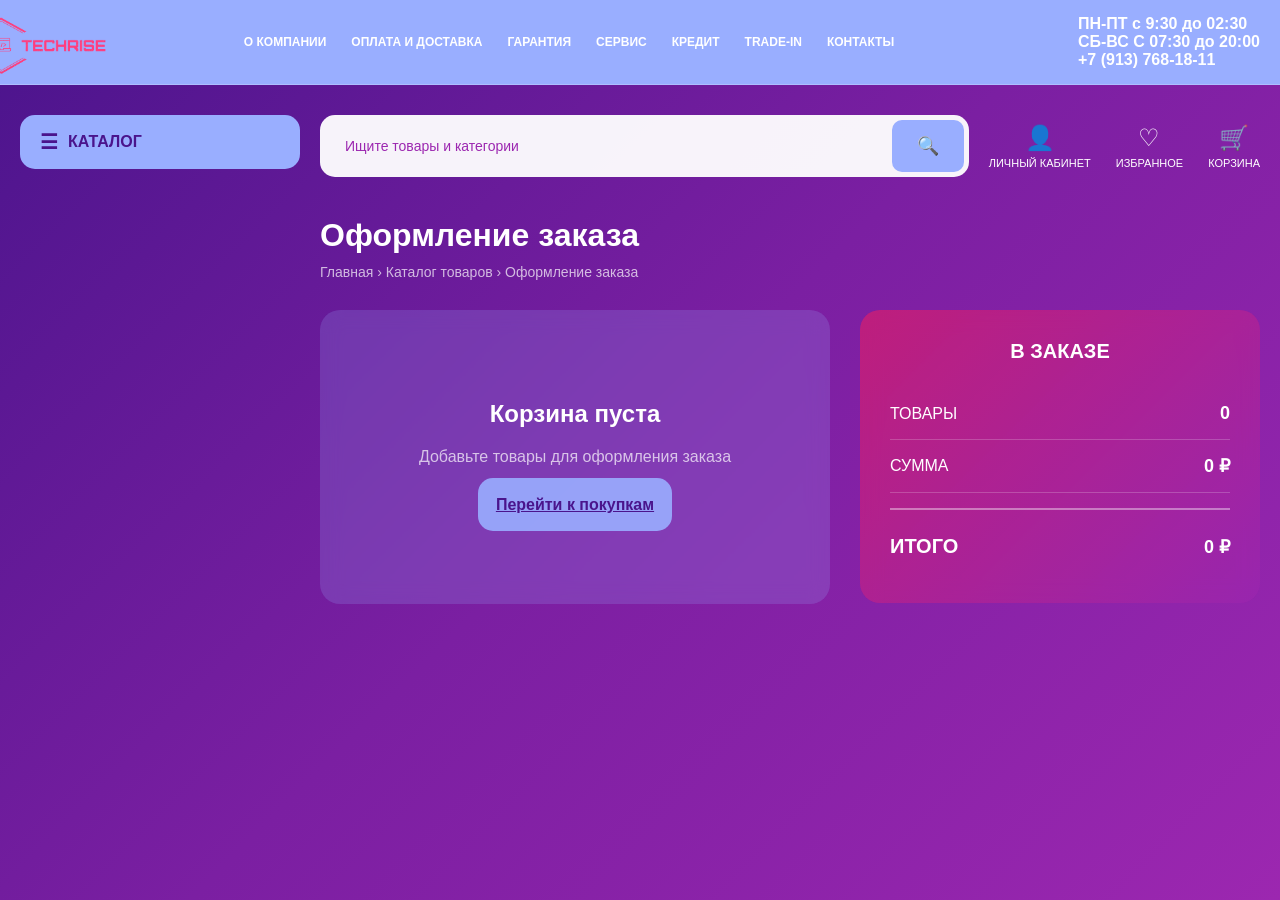
<file: cart.html>
<!DOCTYPE html>
<html lang="ru">
<head>
    <meta charset="UTF-8">
    <meta name="viewport" content="width=device-width, initial-scale=1.0">
    <title>Корзина - TECHRISE</title>
    <link rel="stylesheet" href="css/style.css">
    <link rel="stylesheet" href="css/cart.css">
</head>
<body>
    <header>
        <div class="container">
            <div class="logo">
               <a href="index.html"><img src="img/img1.png" alt="Logo" class="logo-img"></a>
            </div>
            <nav>
                <a href="#company">О КОМПАНИИ</a>
                <a href="#delivery">ОПЛАТА И ДОСТАВКА</a>
                <a href="#warranty">ГАРАНТИЯ</a>
                <a href="#service">СЕРВИС</a>
                <a href="#credit">КРЕДИТ</a>
                <a href="#trade">TRADE-IN</a>
                <a href="#contacts">КОНТАКТЫ</a>
            </nav>
            <div class="phone">
                ПН-ПТ с 9:30 до 02:30<br>
                СБ-ВС С 07:30 до 20:00<br>
                +7 (913) 768-18-11
            </div>
        </div>
    </header>

    <main>
        <div class="container-main">
            <aside class="sidebar">
                <button class="catalog-btn">
                    <span class="menu-icon">☰</span> КАТАЛОГ
                </button>
            </aside>

            <div class="content">
                <div class="top-bar">
                    <div class="search-bar">
                        <input type="text" placeholder="Ищите товары и категории">
                        <button class="search-btn">🔍</button>
                    </div>

                    <div class="user-actions">
                        <a href="#account" class="action-link">
                            <span class="icon">👤</span>
                            <span>ЛИЧНЫЙ КАБИНЕТ</span>
                        </a>
                        <a href="#favorites" class="action-link">
                            <span class="icon">♡</span>
                            <span>ИЗБРАННОЕ</span>
                        </a>
                        <a href="cart.html" class="action-link">
                            <span class="icon">🛒</span>
                            <span>КОРЗИНА</span>
                        </a>
                    </div>
                </div>

                <div class="cart-container">
                    <h1 class="page-title">Оформление заказа</h1>
                    <p class="breadcrumb">Главная › Каталог товаров › Оформление заказа</p>

                   <div class="cart-content">
    <div class="cart-items">
        <h2 class="section-title">Ваши покупки</h2>
    </div>

    <div class="cart-summary">
        <h2 class="summary-title">В ЗАКАЗЕ</h2>
        
        <div class="summary-row">
            <span>ТОВАРЫ</span>
        </div>
        
        <div class="summary-row">
            <span>СУММА</span>
        </div>
        
        <div class="summary-row summary-total">
            <span>ИТОГО</span>
        </div>

        <button class="checkout-btn" onclick="window.location.href='checkout.html'">
            ОФОРМЛЕНИЕ ЗАКАЗА
        </button>
    </div>
</div>


                        </div>
                    </div>
                </div>
            </div>
        </div>
    </main>

    <script src="database.js"></script>
    <script src="script.js"></script>
    <script src="cart.js"></script>
</body>
</html>
</file>
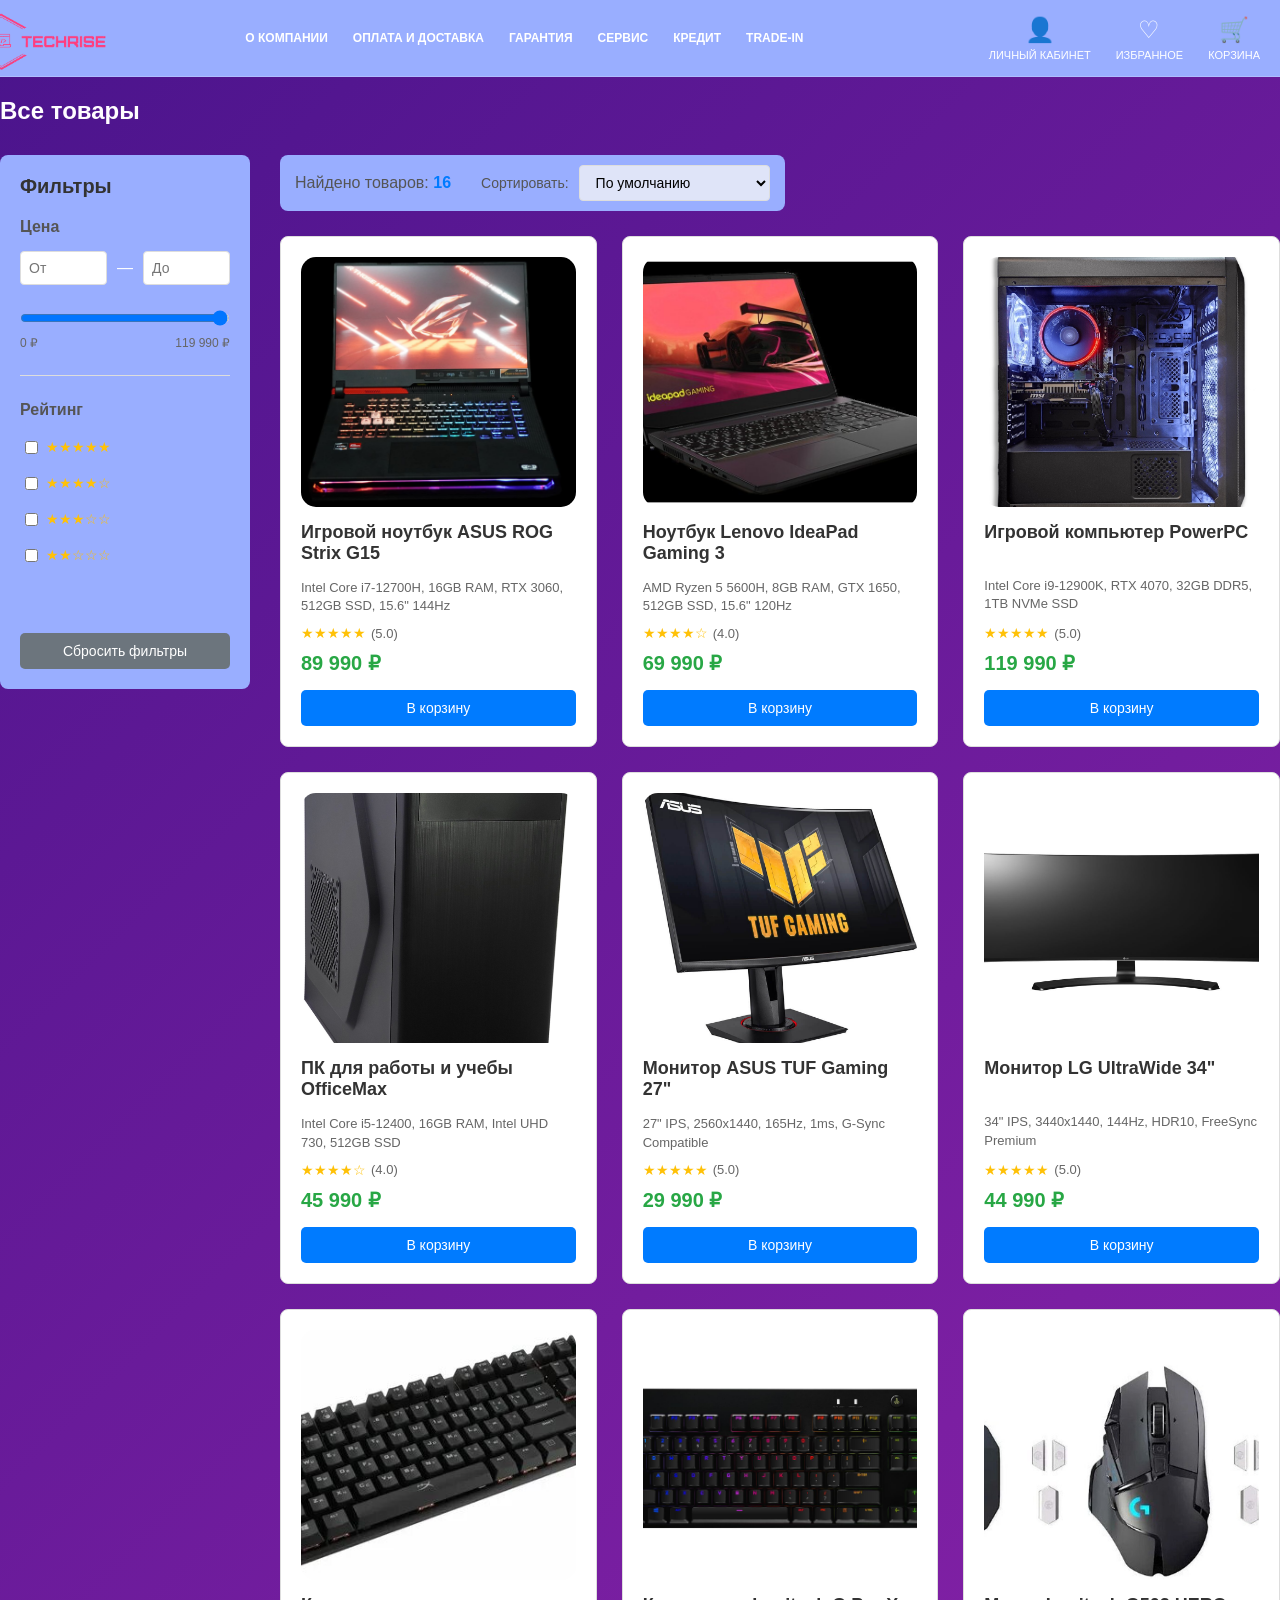
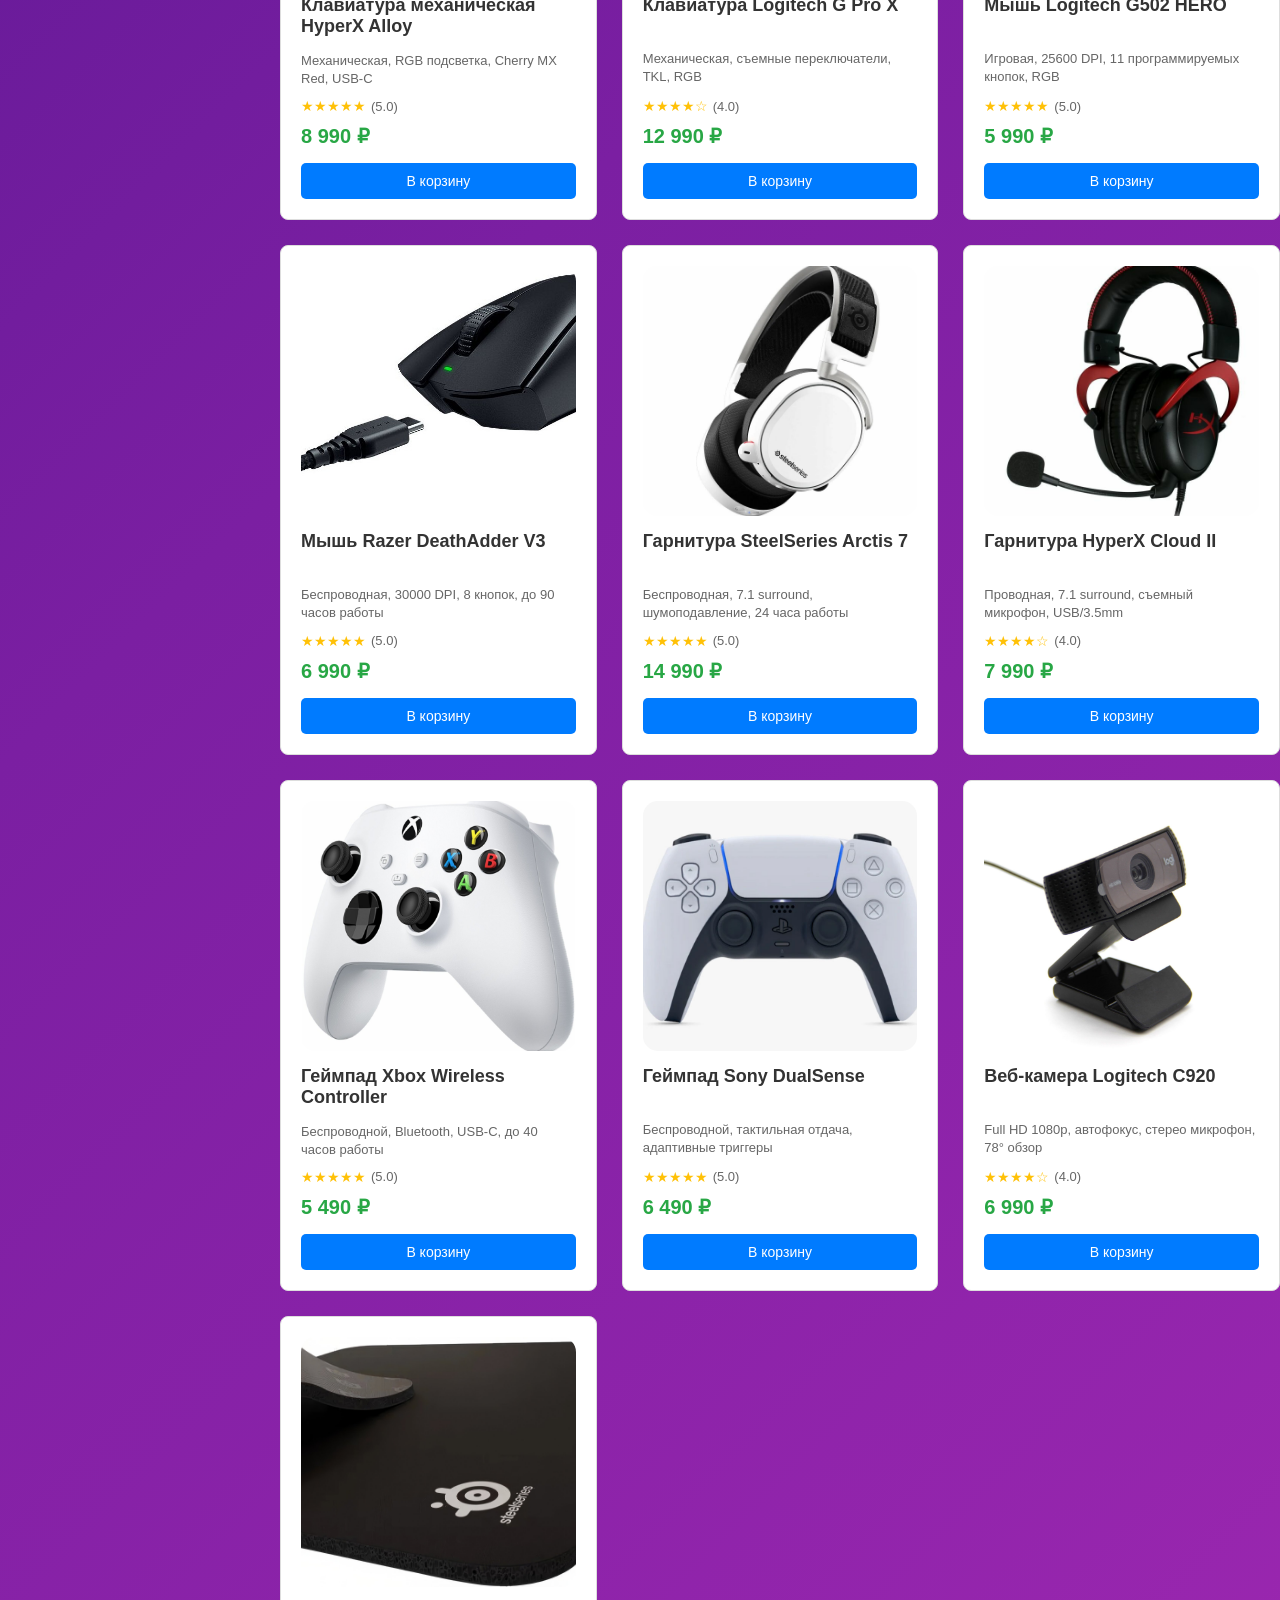
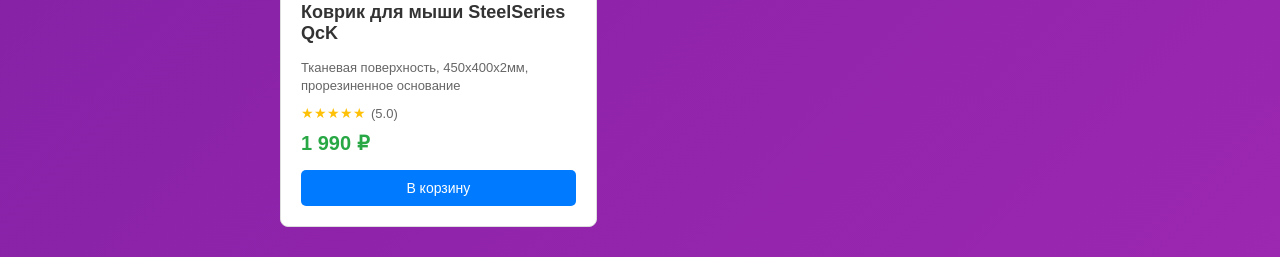
<file: category.html>
<!DOCTYPE html>
<html lang="ru">
<head>
    <meta charset="UTF-8">
    <meta name="viewport" content="width=device-width, initial-scale=1.0">
    <title>Категория - Интернет-магазин</title>
    <link rel="stylesheet" href="css/style.css">
    <link rel="stylesheet" href="css/category.css">
</head>
<body>
     <header>
        <div class="container">
            <div class="logo">
               <a href="index.html"><img src="img/img1.png" alt="Logo" class="logo-img"></a>
            </div>
            <nav>
                <a href="#company">О КОМПАНИИ</a>
                <a href="#delivery">ОПЛАТА И ДОСТАВКА</a>
                <a href="#warranty">ГАРАНТИЯ</a>
                <a href="#service">СЕРВИС</a>
                <a href="#credit">КРЕДИТ</a>
                <a href="#trade">TRADE-IN</a>
            </nav>
           <div class="user-actions">
            <a href="#account" class="action-link">
                <span class="icon">👤</span>
                <span>ЛИЧНЫЙ КАБИНЕТ</span>
            </a>
            <a href="#favorites" class="action-link">
                <span class="icon">♡</span>
                <span>ИЗБРАННОЕ</span>
            </a>
            <a href="cart.html" class="action-link">
                <span class="icon">🛒</span>
                <span>КОРЗИНА</span>
            </a>
        </div></div>
        </div>
    </header>

   

        <h2 id="category-title">Товары категории</h2>

        <div class="category-layout">
            <!-- Боковая панель с фильтрами -->
            <aside class="filters-sidebar">
                <div class="filter-section">
                    <h3>Фильтры</h3>
                    
                    <div class="filter-group">
                        <h4>Цена</h4>
                        <div class="price-filter">
                            <div class="price-inputs">
                                <input type="number" id="price-min" placeholder="От" min="0">
                                <span>—</span>
                                <input type="number" id="price-max" placeholder="До" min="0">
                            </div>
                            <div class="price-range">
                                <input type="range" id="price-slider" min="0" max="100000" step="1000" value="100000">
                                <div class="price-values">
                                    <span>0 ₽</span>
                                    <span id="max-price-label">100000 ₽</span>
                                </div>
                            </div>
                        </div>
                    </div>

                    <div class="filter-group">
                        <h4>Рейтинг</h4>
                        <div class="rating-filter">
                            <label>
                                <input type="checkbox" value="5" class="rating-checkbox">
                                <span class="stars">★★★★★</span>
                            </label>
                            <label>
                                <input type="checkbox" value="4" class="rating-checkbox">
                                <span class="stars">★★★★☆</span>
                            </label>
                            <label>
                                <input type="checkbox" value="3" class="rating-checkbox">
                                <span class="stars">★★★☆☆</span>
                            </label>
                            <label>
                                <input type="checkbox" value="2" class="rating-checkbox">
                                <span class="stars">★★☆☆☆</span>
                            </label>
                        </div>
                    </div>

                    <button id="reset-filters" class="btn-secondary">Сбросить фильтры</button>
                </div>
            </aside>

            <!-- Основная область с товарами -->
            <div class="products-area">
                <div class="products-header">
                    <div class="results-count">
                        Найдено товаров: <span id="results-count">0</span>
                    </div>
                    <div class="sort-options">
                        <label for="sort-select">Сортировать:</label>
                        <select id="sort-select">
                            <option value="default">По умолчанию</option>
                            <option value="price-asc">Цена: по возрастанию</option>
                            <option value="price-desc">Цена: по убыванию</option>
                            <option value="rating-desc">Рейтинг: по убыванию</option>
                            <option value="name-asc">Название: А-Я</option>
                        </select>
                    </div>
                </div>

                <div id="products-grid" class="products-grid">
                </div>
            </div>
        </div>
    </main>
    <script src="database.js"></script>
    <script src="script.js"></script>
    <script src="category.js"></script>
</body>
</html>
</file>
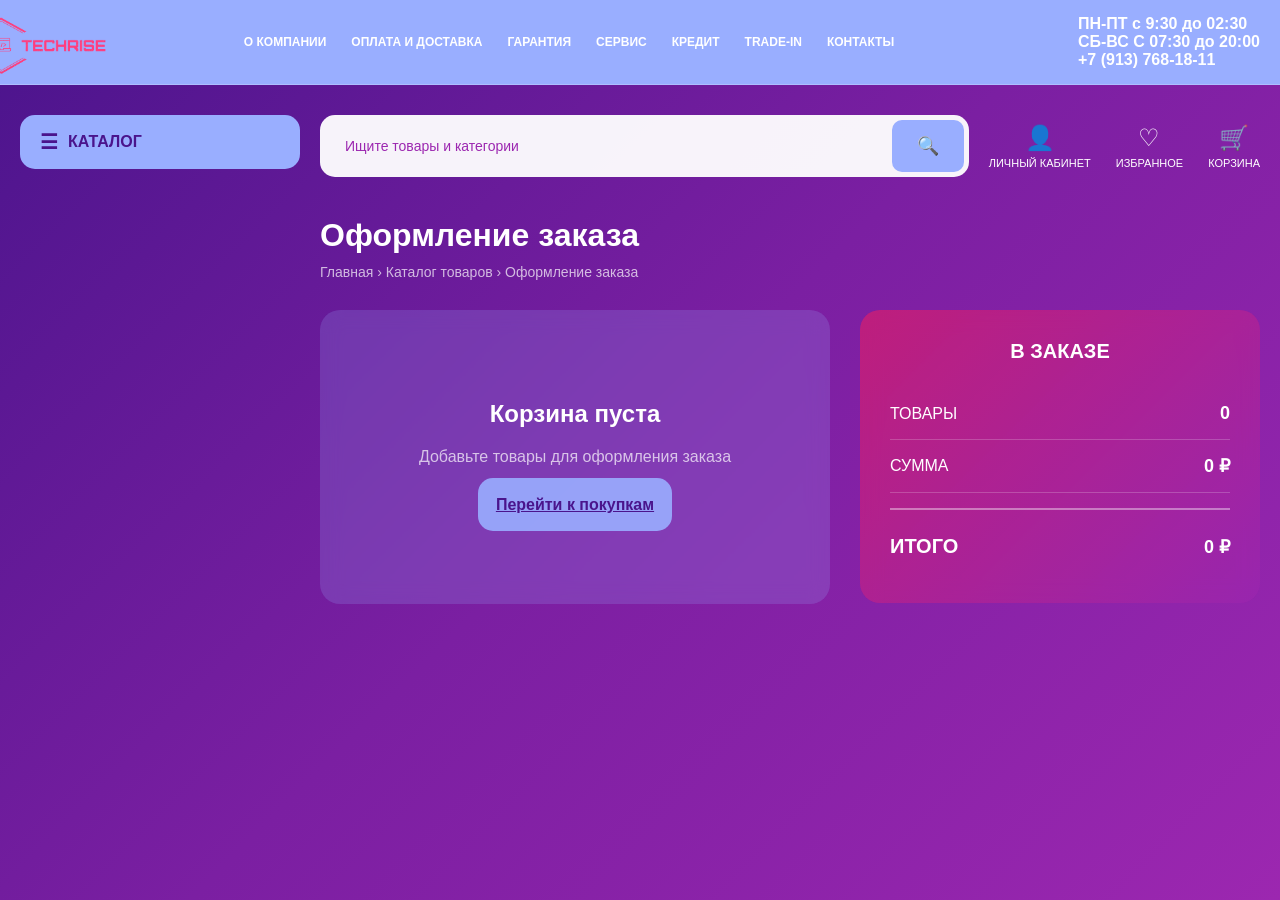
<file: checkout.html>
<!DOCTYPE html>
<html lang="ru">
<head>
    <meta charset="UTF-8">
    <meta name="viewport" content="width=device-width, initial-scale=1.0">
    <title>Оформление заказа - TECHRISE</title>
    <link rel="stylesheet" href="css/style.css">
    <link rel="stylesheet" href="css/checkout.css">
</head>
<body>
    <header>
        <div class="container">
            <div class="logo">
               <a href="index.html"><img src="img/img1.png" alt="Logo" class="logo-img"></a>
            </div>
            <nav>
                <a href="#company">О КОМПАНИИ</a>
                <a href="#delivery">ОПЛАТА И ДОСТАВКА</a>
                <a href="#warranty">ГАРАНТИЯ</a>
                <a href="#service">СЕРВИС</a>
                <a href="#credit">КРЕДИТ</a>
                <a href="#trade">TRADE-IN</a>
                <a href="#contacts">КОНТАКТЫ</a>
            </nav>
            <div class="phone">
                ПН-ПТ с 9:30 до 02:30<br>
                СБ-ВС С 07:30 до 20:00<br>
                +7 (913) 768-18-11
            </div>
        </div>
    </header>

    <main>
        <div class="container-main">
            <div class="checkout-wrapper">
                <h1 class="page-title">Оформление заказа</h1>
                <p class="breadcrumb">Главная › Каталог товаров › Оформление заказа</p>

                <div class="checkout-content">
                    <form class="checkout-form" id="orderForm">
                        <div class="form-section">
                            <h2 class="form-title">Личные данные</h2>
                            
                            <div class="form-row">
                                <div class="form-group">
                                    <label for="name">Имя *</label>
                                    <input type="text" id="name" name="name" placeholder="Имя" required>
                                </div>
                                
                                <div class="form-group">
                                    <label for="phone">Телефон *</label>
                                    <input type="tel" id="phone" name="phone" placeholder="Телефон" required>
                                </div>
                            </div>

                            <div class="form-row">
                                <div class="form-group full-width">
                                    <label for="email">E-Mail *</label>
                                    <input type="email" id="email" name="email" placeholder="E-Mail" required>
                                </div>
                            </div>

                            <div class="form-row">
                                <div class="form-group full-width">
                                    <label for="address">Адрес доставки *</label>
                                    <input type="text" id="address" name="address" placeholder="Адрес Доставки" required>
                                </div>
                            </div>
                        </div>

                        <button type="submit" class="submit-btn">ЗАКАЗАТЬ</button>
                    </form>

                    <div class="order-summary">
                        <div class="summary-header">
                            <h2>Корзина</h2>
                            <a href="cart.html" class="edit-link">Изменить</a>
                        </div>

                        <div class="summary-items">
                            <div class="summary-item">
                                <span>ТОВАРЫ</span>
                            </div>
                        </div>

                        <div class="summary-divider"></div>

                        <div class="summary-totals">
                            <div class="summary-row">
                                <span>СУММА</span>
                            </div>
                            
                            <div class="summary-row total-row">
                                <span>ИТОГО</span>
                            </div>
                        </div>
                    </div>
                </div>
            </div>
        </div>
    </main>

    <script src="database.js"></script>
    <script src="script.js"></script>
    <script src="checkout.js"></script>
</body>
</html>
</file>
<file: css/style.css>
* {
    margin: 0;
    padding: 0;
    box-sizing: border-box;
}

body {
    font-family: 'Arial', sans-serif;
    background: linear-gradient(135deg, #4a148c 0%, #7b1fa2 50%, #9c27b0 100%);
    color: #fff;
    min-height: 100vh;
}

/* Header */
header {
    background: rgba(153, 174, 255, 1);

    backdrop-filter: blur(10px);
    padding: 15px 0;
    border-bottom: 1px solid rgba(255, 255, 255, 0.2);
}

.container {
    max-width: 1400px;
    margin: 0 auto;
    padding: 0 20px;
    display: flex;
    justify-content: space-between;
    align-items: center;
}

.logo-img {
   width: 40px;
    height: 40px;
    transform: scale(5); 
    transform-origin: center;
    object-fit: contain;
}

.logo {
    display: flex;
    align-items: center;
    gap: 10px;
    font-size: 24px;
    font-weight: bold;
    cursor: pointer;
}

nav {
    display: flex;
    gap: 25px;
}

nav a {
    color: #fff;
    text-decoration: none;
    font-size: 12px;
    font-weight: 600;
    transition: color 0.3s;
    cursor: pointer;
}

nav a:hover {
    color: #ff4081;
}

.phone {
    font-size: 16px;
    font-weight: bold;
    color: #fff;
}

/* Main Content */
.container-main {
    max-width: 1400px;
    margin: 30px auto;
    padding: 0 20px;
    display: flex;
    gap: 20px;
}

/* Sidebar */
.sidebar {
    width: 280px;
    display: flex;
    flex-direction: column;
    gap: 10px;
}

.catalog-btn {
    background: rgba(153, 174, 255, 1);;
    border: none;
    padding: 15px 20px;
    border-radius: 15px;
    color: #4a148c;
    font-weight: bold;
    font-size: 16px;
    cursor: pointer;
    display: flex;
    align-items: center;
    gap: 10px;
    transition: all 0.3s;
}

.catalog-btn:hover {
    background: rgba(153, 174, 255, 1);
    transform: translateY(-2px);
}

.menu-icon {
    font-size: 20px;
}

.category-menu {
    display: flex;
    flex-direction: column;
    gap: 10px;
}

.category-link {
    background: rgba(153, 174, 255, 1);
    padding: 15px 20px;
    border-radius: 15px;
    text-decoration: none;
    color: #4a148c;
    font-weight: 600;
    font-size: 14px;
    transition: all 0.3s;
    cursor: pointer;
}

.category-link:hover {
    background: rgba(139, 195, 245, 0.7);
    transform: translateX(5px);
}

/* Content Area */
.content {
    flex: 1;
}

/* Top Bar - новый блок */
.top-bar {
    display: flex;
    align-items: center;
    gap: 20px;
    margin-bottom: 20px;
}

.search-bar {
    background: rgba(255, 255, 255, 0.95);
    border-radius: 15px;
    display: flex;
    padding: 5px;
    flex: 1; /* Занимает оставшееся пространство */
}

.search-bar input {
    flex: 1;
    border: none;
    padding: 15px 20px;
    font-size: 14px;
    background: transparent;
    outline: none;
    color: #4a148c;
}

.search-bar input::placeholder {
    color: #9c27b0;
}

.search-btn {
    background: rgba(153, 174, 255, 1);
    border: none;
    padding: 15px 25px;
    border-radius: 10px;
    cursor: pointer;
    font-size: 18px;
    transition: all 0.3s;
}

.search-btn:hover {
    background: #f50057;
    transform: scale(1.05);
}

/* User Actions - обновлённые стили */
.user-actions {
    display: flex;
    gap: 25px;
    flex-shrink: 0; /* Не сжимается */
}

.action-link {
    display: flex;
    flex-direction: column;
    align-items: center;
    text-decoration: none;
    color: #fff;
    font-size: 11px;
    cursor: pointer;
    transition: all 0.3s;
    white-space: nowrap; /* Текст не переносится */
}

.action-link:hover {
    color: #ff4081;
    transform: translateY(-3px);
}

.action-link .icon {
    font-size: 24px;
    margin-bottom: 5px;
}

/* Hero Section */
.hero-section {
    background: linear-gradient(135deg, rgba(156, 39, 176, 0.3), rgba(233, 30, 99, 0.3));
    border-radius: 10px;
    position: relative;
    overflow: hidden;
    margin-bottom: 30px;
    min-height: 400px;
    display: flex;
    align-items: center;
    justify-content: center;
}

.hero-image {
    width: 110%;
    height: 100%;
    object-fit: fill;
}

.cta-button {
    position: absolute;
    top: 30px;
    right: 40px;
    background: #ff4081;
    border: none;
    padding: 15px 40px;
    border-radius: 25px;
    color: #fff;
    font-weight: bold;
    font-size: 16px;
    cursor: pointer;
    transition: all 0.3s;
    box-shadow: 0 5px 15px rgba(255, 64, 129, 0.4);
}

.cta-button:hover {
    background: #f50057;
    transform: translateY(-3px);
    box-shadow: 0 8px 20px rgba(255, 64, 129, 0.6);
}

/* Product Grid */
.product-grid {
    display: grid;
    grid-template-columns: repeat(auto-fit, minmax(300px, 1fr));
    gap: 20px;
}

.product-card {
    background: linear-gradient(135deg, rgba(74, 20, 140, 0.6), rgba(233, 30, 99, 0.4));
    border-radius: 20px;
    padding: 20px;
    overflow: hidden;
    cursor: pointer;
    transition: all 0.3s;
}

.product-card:hover {
    transform: translateY(-10px);
    box-shadow: 0 10px 30px rgba(255, 64, 129, 0.5);
}

.product-card img {
    width: 100%;
    height: 250px;
    object-fit: cover;
    border-radius: 15px;
    margin-bottom: 15px;
}

.product-card h3 {
    font-size: 18px;
    margin-bottom: 15px;
}

.card-btn {
    background: rgba(255, 255, 255, 0.2);
    border: 2px solid #fff;
    padding: 10px 25px;
    border-radius: 20px;
    color: #fff;
    font-weight: 600;
    cursor: pointer;
    transition: all 0.3s;
}

.card-btn:hover {
    background: #ff4081;
    border-color: #ff4081;
    transform: scale(1.05);
}

/* Responsive */
@media (max-width: 1024px) {
    .container-main {
        flex-direction: column;
    }
    
    .sidebar {
        width: 100%;
    }
    
    nav {
        flex-wrap: wrap;
        gap: 15px;
    }
    
    .top-bar {
        flex-direction: column;
    }
    
    .user-actions {
        width: 100%;
        justify-content: center;
    }
}

@media (max-width: 768px) {
    header .container {
        flex-direction: column;
        gap: 15px;
    }
    
    nav {
        justify-content: center;
    }
    
    .user-actions {
        justify-content: center;
        gap: 15px;
    }
    
    .action-link {
        font-size: 10px;
    }
    
    .cta-button {
        position: static;
        margin-top: 20px;
    }
}
</file>
<file: css/cart.css>
/* Cart Page Styles */
.cart-container {
    padding: 20px 0;
}

.page-title {
    font-size: 32px;
    font-weight: bold;
    margin-bottom: 10px;
    color: #fff;
}

.breadcrumb {
    font-size: 14px;
    color: rgba(255, 255, 255, 0.7);
    margin-bottom: 30px;
}

.cart-content {
    display: grid;
    grid-template-columns: 1fr 400px;
    gap: 30px;
}

/* Cart Items */
.cart-items {
    background: rgba(153, 174, 255, 0.2);
    backdrop-filter: blur(10px);
    border-radius: 20px;
    padding: 30px;
}

.section-title {
    font-size: 24px;
    margin-bottom: 25px;
    color: #fff;
}

.cart-item {
    display: grid;
    grid-template-columns: 100px 1fr auto auto auto;
    gap: 20px;
    align-items: center;
    background: rgba(255, 255, 255, 0.1);
    padding: 20px;
    border-radius: 15px;
    margin-bottom: 15px;
    transition: all 0.3s;
}

.cart-item:hover {
    background: rgba(255, 255, 255, 0.15);
    transform: translateX(5px);
}

.item-image {
    width: 100px;
    height: 100px;
    object-fit: cover;
    border-radius: 10px;
}

.item-details {
    display: flex;
    flex-direction: column;
    gap: 5px;
}

.item-name {
    font-size: 16px;
    font-weight: bold;
    color: #fff;
}

.item-specs {
    font-size: 12px;
    color: rgba(255, 255, 255, 0.7);
}

/* Quantity Controls */
.item-quantity {
    display: flex;
    align-items: center;
    gap: 10px;
    background: rgba(255, 255, 255, 0.1);
    padding: 5px;
    border-radius: 10px;
}

.qty-btn {
    background: rgba(153, 174, 255, 0.5);
    border: none;
    width: 30px;
    height: 30px;
    border-radius: 5px;
    color: #fff;
    font-size: 18px;
    cursor: pointer;
    transition: all 0.3s;
    display: flex;
    align-items: center;
    justify-content: center;
}

.qty-btn:hover {
    background: rgba(153, 174, 255, 0.8);
    transform: scale(1.1);
}

.qty-input {
    width: 50px;
    background: transparent;
    border: none;
    color: #fff;
    text-align: center;
    font-size: 16px;
    font-weight: bold;
}

.qty-input::-webkit-outer-spin-button,
.qty-input::-webkit-inner-spin-button {
    -webkit-appearance: none;
    margin: 0;
}

.item-price {
    font-size: 18px;
    font-weight: bold;
    color: #fff;
    min-width: 100px;
    text-align: right;
}

.remove-btn {
    background: rgba(255, 64, 129, 0.5);
    border: none;
    width: 35px;
    height: 35px;
    border-radius: 50%;
    color: #fff;
    font-size: 24px;
    cursor: pointer;
    transition: all 0.3s;
    display: flex;
    align-items: center;
    justify-content: center;
}

.remove-btn:hover {
    background: #ff4081;
    transform: rotate(90deg);
}

/* Cart Summary */
.cart-summary {
    background: linear-gradient(135deg, rgba(233, 30, 99, 0.6), rgba(156, 39, 176, 0.6));
    backdrop-filter: blur(10px);
    border-radius: 20px;
    padding: 30px;
    height: fit-content;
    position: sticky;
    top: 20px;
}

.summary-title {
    font-size: 20px;
    font-weight: bold;
    margin-bottom: 25px;
    color: #fff;
    text-align: center;
}

.summary-row {
    display: flex;
    justify-content: space-between;
    align-items: center;
    padding: 15px 0;
    border-bottom: 1px solid rgba(255, 255, 255, 0.2);
    color: #fff;
}

.summary-row:last-of-type {
    border-bottom: none;
}

.summary-total {
    font-size: 20px;
    font-weight: bold;
    margin-top: 15px;
    padding-top: 25px;
    border-top: 2px solid rgba(255, 255, 255, 0.4);
}

.summary-value {
    font-weight: bold;
    font-size: 18px;
}

.checkout-btn {
    width: 100%;
    background: rgba(153, 174, 255, 0.9);
    border: none;
    padding: 18px;
    border-radius: 15px;
    color: #4a148c;
    font-weight: bold;
    font-size: 16px;
    cursor: pointer;
    margin-top: 25px;
    transition: all 0.3s;
    left: 100;
}

.checkout-btn:hover {
    background: rgba(153, 174, 255, 1);
    transform: translateY(-3px);
    box-shadow: 0 8px 20px rgba(153, 174, 255, 0.5);
}

/* Responsive */
@media (max-width: 1024px) {
    .cart-content {
        grid-template-columns: 1fr;
    }

    .cart-summary {
        position: static;
    }

    .cart-item {
        grid-template-columns: 80px 1fr;
        gap: 15px;
    }

    .item-quantity,
    .item-price {
        grid-column: 2;
    }

    .remove-btn {
        grid-column: 2;
        justify-self: end;
    }
}

@media (max-width: 768px) {
    .cart-item {
        grid-template-columns: 1fr;
        text-align: center;
    }

    .item-image {
        margin: 0 auto;
    }

    .item-quantity {
        justify-content: center;
    }

    .item-price {
        text-align: center;
    }

    .remove-btn {
        justify-self: center;
    }
}
</file>
<file: css/category.css>
#category-title {
    margin: 20px 0;
    color: #fffdff;
}

.category-layout {
    display: grid;
    grid-template-columns: 250px 1fr;
    gap: 30px;
    margin: 30px 0;
}

/* Боковая панель фильтров */
.filters-sidebar {
    background: rgba(153, 174, 255, 1);
    padding: 20px;
    border-radius: 8px;
    height: fit-content;
    position: sticky;
    top: 20px;
}

.filter-section h3 {
    margin-top: 0;
    margin-bottom: 20px;
    color: #333;
    font-size: 20px;
}

.filter-group {
    margin-bottom: 25px;
    padding-bottom: 25px;
    border-bottom: 1px solid #ddd;
}

.filter-group:last-of-type {
    border-bottom: none;
}

.filter-group h4 {
    margin: 0 0 15px 0;
    color: #555;
    font-size: 16px;
}

/* Фильтр по цене */
.price-filter {
    display: flex;
    flex-direction: column;
    gap: 15px;
}

.price-inputs {
    display: flex;
    align-items: center;
    gap: 10px;
}

.price-inputs input {
    width: 100%;
    padding: 8px;
    border: 1px solid #ddd;
    border-radius: 4px;
    font-size: 14px;
}

.price-range input[type="range"] {
    width: 100%;
    margin: 10px 0;
}

.price-values {
    display: flex;
    justify-content: space-between;
    font-size: 12px;
    color: #666;
}

/* Фильтр по рейтингу */
.rating-filter {
    display: flex;
    flex-direction: column;
    gap: 10px;
}

.rating-filter label {
    display: flex;
    align-items: center;
    gap: 8px;
    cursor: pointer;
    padding: 5px;
    border-radius: 4px;
    transition: background-color 0.2s;
}

.rating-filter label:hover {
    background-color: #e9ecef;
}

.rating-filter input[type="checkbox"] {
    cursor: pointer;
}

.stars {
    color: #ffc107;
    font-size: 14px;
}

/* Кнопка сброса */
#reset-filters {
    width: 100%;
    margin-top: 15px;
}

.btn-secondary {
    background-color: #6c757d;
    color: white;
    border: none;
    padding: 10px 20px;
    border-radius: 5px;
    cursor: pointer;
    font-size: 14px;
    transition: background-color 0.3s;
}

.btn-secondary:hover {
    background-color: #5a6268;
}

/* Область товаров */
.products-area {
    min-height: 500px;
}

.products-header {
    display: inline-flex;
    justify-content: space-between;
    align-items: center;
    gap: 30px;

    margin-bottom: 25px;
    padding: 10px 15px;
    background: rgba(153, 174, 255, 1);
    border-radius: 8px;

    width: auto;
}

.results-count {
    font-size: 16px;
    color: #555;
}

.results-count span {
    font-weight: bold;
    color: #007bff;
}

.sort-options {
    display: flex;
    align-items: center;
    gap: 10px;
}

.sort-options label {
    font-size: 14px;
    color: #555;
}

.sort-options select {
    padding: 8px 12px;
    border: 1px solid #ddd;
    border-radius: 4px;
    font-size: 14px;
    cursor: pointer;
    background-color: rgb(223, 228, 248);
}

/* Сетка товаров */
.products-grid {
    display: grid;
    grid-template-columns: repeat(auto-fill, minmax(250px, 1fr));
    gap: 25px;
}

.product-card {
    background: white;
    border: 1px solid #ddd;
    border-radius: 8px;
    padding: 20px;
    transition: transform 0.3s, box-shadow 0.3s;
    display: flex;
    flex-direction: column;
}

.product-card:hover {
    transform: translateY(-5px);
    box-shadow: 0 5px 20px rgba(0,0,0,0.1);
}

.product-image {
    width: 100%;
    height: 200px;
    object-fit: cover;
    border-radius: 8px;
    margin-bottom: 15px;
    background-color: #f0f0f0;
}

.product-info {
    flex-grow: 1;
    display: flex;
    flex-direction: column;
}

.product-name {
    font-size: 16px;
    font-weight: bold;
    margin-bottom: 10px;
    color: #333;
    min-height: 40px;
}

.product-description {
    font-size: 13px;
    color: #666;
    margin-bottom: 10px;
    line-height: 1.4;
    flex-grow: 1;
}

.product-rating {
    display: flex;
    align-items: center;
    gap: 5px;
    margin-bottom: 10px;
    font-size: 14px;
}

.product-rating .stars {
    color: #ffc107;
}

.product-rating .rating-value {
    color: #666;
    font-size: 13px;
}

.product-price {
    font-size: 20px;
    font-weight: bold;
    color: #28a745;
    margin-bottom: 15px;
}

.add-to-cart-btn {
    background-color: #007bff;
    color: white;
    border: none;
    padding: 10px;
    border-radius: 5px;
    cursor: pointer;
    font-size: 14px;
    transition: background-color 0.3s;
}

.add-to-cart-btn:hover {
    background-color: #0056b3;
}

.no-products {
    grid-column: 1 / -1;
    text-align: center;
    padding: 60px 20px;
    color: #666;
}

.no-products p {
    font-size: 18px;
    margin-bottom: 20px;
}

/* Адаптивность */
@media (max-width: 968px) {
    .category-layout {
        grid-template-columns: 1fr;
    }

    .filters-sidebar {
        position: static;
    }

    .products-header {
        flex-direction: column;
        align-items: flex-start;
        gap: 15px;
    }
}

@media (max-width: 768px) {
    .products-grid {
        grid-template-columns: repeat(auto-fill, minmax(200px, 1fr));
    }
}

@media (max-width: 480px) {
    .products-grid {
        grid-template-columns: 1fr;
    }
}
</file>
<file: css/checkout.css>
/* Checkout Page Styles */
.checkout-wrapper {
    max-width: 1200px;
    margin: 0 auto;
    padding: 20px 0;
}

.checkout-content {
    display: grid;
    grid-template-columns: 1fr 400px;
    gap: 30px;
    margin-top: 30px;
}

/* Form Styles */
.checkout-form {
    background: rgba(153, 174, 255, 0.2);
    backdrop-filter: blur(10px);
    border-radius: 20px;
    padding: 40px;
}

.form-section {
    margin-bottom: 30px;
}

.form-title {
    font-size: 24px;
    font-weight: bold;
    color: #fff;
    margin-bottom: 25px;
}

.form-row {
    display: grid;
    grid-template-columns: 1fr 1fr;
    gap: 20px;
    margin-bottom: 20px;
}

.form-group {
    display: flex;
    flex-direction: column;
    gap: 10px;
}

.form-group.full-width {
    grid-column: 1 / -1;
}

.form-group label {
    font-size: 14px;
    color: rgba(255, 255, 255, 0.9);
    font-weight: 600;
}

.form-group input,
.form-group textarea {
    background: rgba(255, 255, 255, 0.95);
    border: 2px solid transparent;
    padding: 15px 20px;
    border-radius: 12px;
    font-size: 14px;
    color: #4a148c;
    outline: none;
    transition: all 0.3s;
}

.form-group input:focus,
.form-group textarea:focus {
    border-color: #ff4081;
    background: #fff;
    box-shadow: 0 0 0 4px rgba(255, 64, 129, 0.1);
}

.form-group input::placeholder {
    color: #9c27b0;
}

.submit-btn {
    width: 100%;
    background: linear-gradient(135deg, #ff4081, #f50057);
    border: none;
    padding: 18px;
    border-radius: 15px;
    color: #fff;
    font-weight: bold;
    font-size: 18px;
    cursor: pointer;
    transition: all 0.3s;
    margin-top: 20px;
}

.submit-btn:hover {
    transform: translateY(-3px);
    box-shadow: 0 10px 30px rgba(255, 64, 129, 0.5);
}

/* Order Summary Sidebar */
.order-summary {
    background: linear-gradient(135deg, rgba(233, 30, 99, 0.6), rgba(156, 39, 176, 0.6));
    backdrop-filter: blur(10px);
    border-radius: 20px;
    padding: 30px;
    height: fit-content;
    position: sticky;
    top: 20px;
}

.summary-header {
    display: flex;
    justify-content: space-between;
    align-items: center;
    margin-bottom: 25px;
}

.summary-header h2 {
    font-size: 20px;
    font-weight: bold;
    color: #fff;
}

.edit-link {
    color: rgba(255, 255, 255, 0.8);
    text-decoration: none;
    font-size: 14px;
    transition: all 0.3s;
}

.edit-link:hover {
    color: #fff;
    text-decoration: underline;
}

.summary-items {
    margin-bottom: 20px;
}

.summary-item {
    display: flex;
    justify-content: space-between;
    align-items: center;
    padding: 15px 0;
    color: #fff;
    font-size: 16px;
}

.item-count {
    background: rgba(255, 255, 255, 0.2);
    padding: 5px 15px;
    border-radius: 20px;
    font-weight: bold;
}

.summary-divider {
    height: 2px;
    background: rgba(255, 255, 255, 0.3);
    margin: 20px 0;
}

.summary-totals {
    display: flex;
    flex-direction: column;
    gap: 15px;
}

.summary-row {
    display: flex;
    justify-content: space-between;
    align-items: center;
    color: #fff;
    font-size: 16px;
}

.total-row {
    font-size: 20px;
    font-weight: bold;
    padding-top: 15px;
    border-top: 2px solid rgba(255, 255, 255, 0.4);
}

.total-value {
    font-size: 24px;
}

/* Responsive */
@media (max-width: 1024px) {
    .checkout-content {
        grid-template-columns: 1fr;
    }

    .order-summary {
        position: static;
        order: -1;
    }

    .form-row {
        grid-template-columns: 1fr;
    }
}

@media (max-width: 768px) {
    .checkout-form {
        padding: 25px;
    }

    .order-summary {
        padding: 25px;
    }

    .page-title {
        font-size: 24px;
    }
}
</file>
